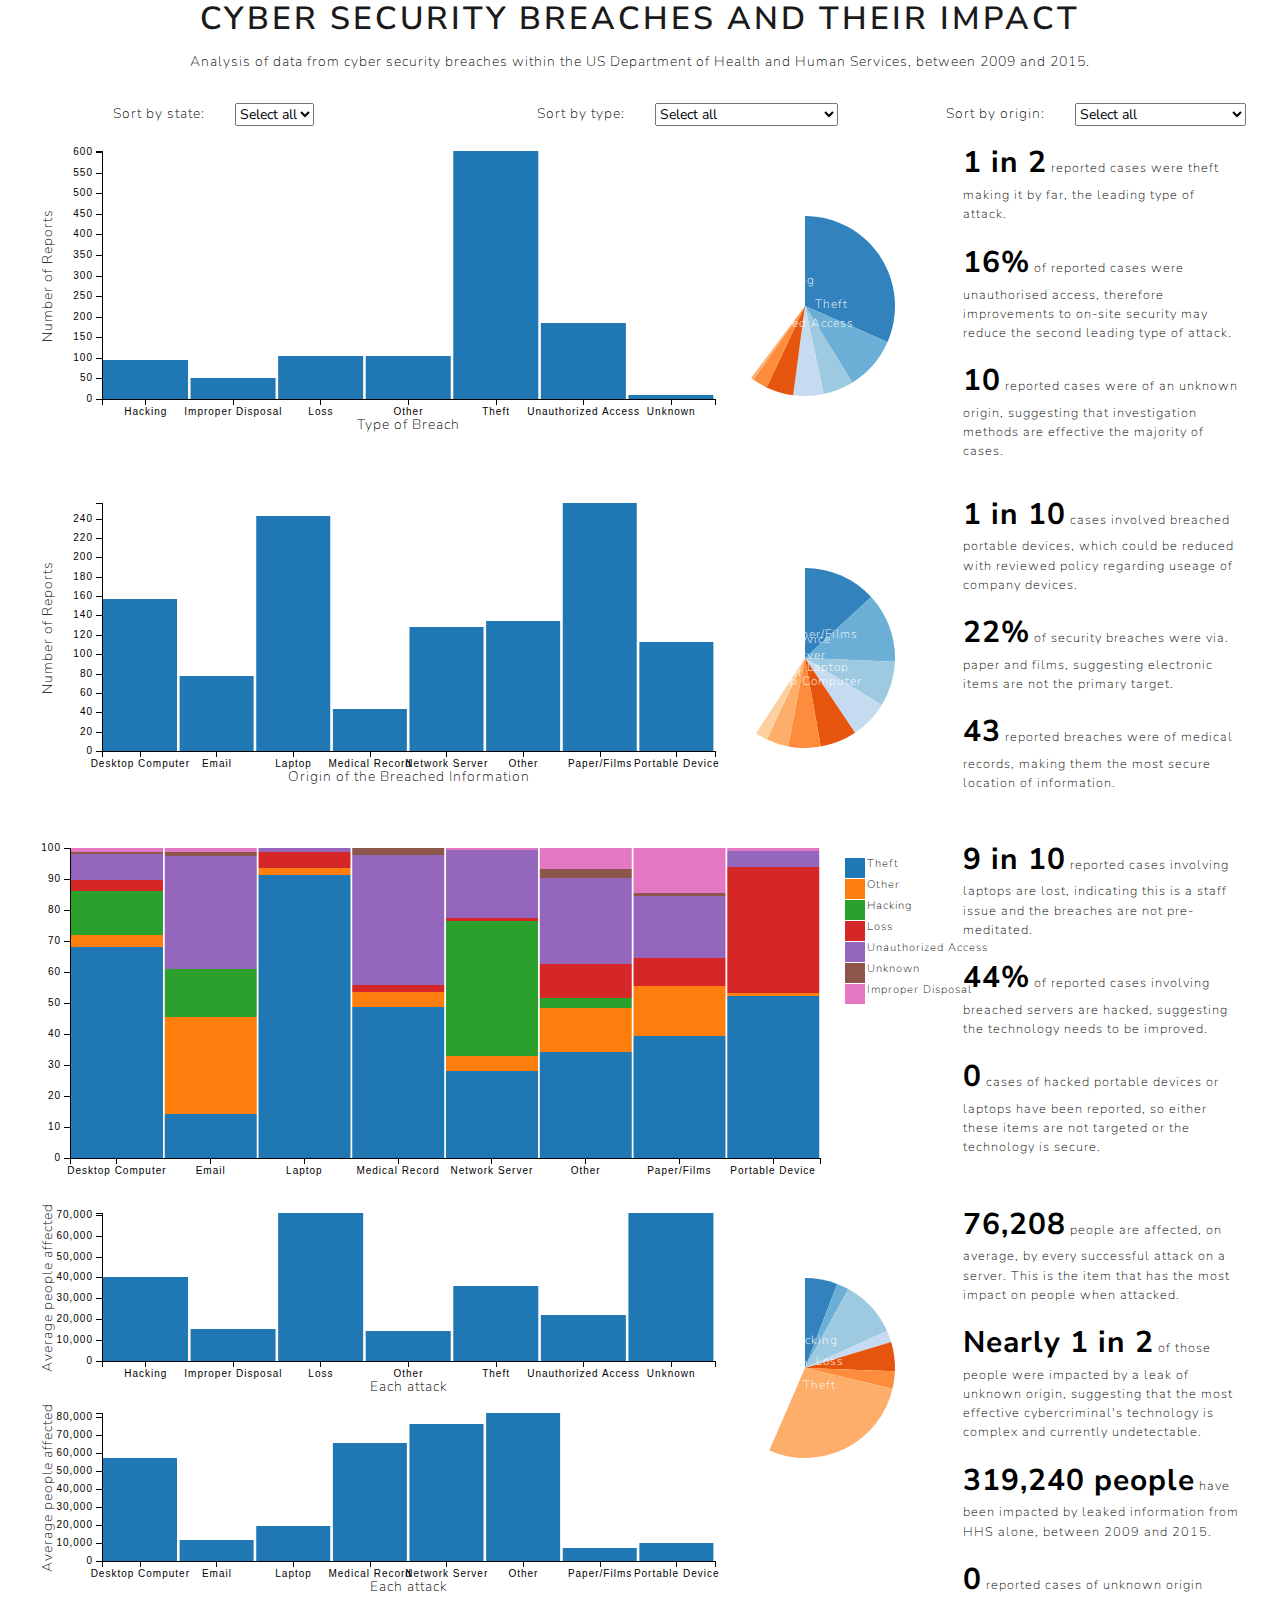
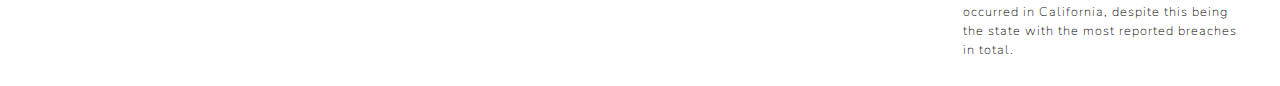
<file: index.html>
<!DOCTYPE html>
<html lang="en">
<head>
    <meta charset="UTF-8">
    <meta name="viewport" content="width=device-width, initial-scale=1.0">
    <meta http-equiv="X-UA-Compatible" content="ie=edge">
    <title>Cyber Security Breaches and their Impact</title>
    
    <!--Link to CSS - Bootstrap, DC, and custom styles-->
    <link rel="stylesheet" href="static/css/bootstrap.min.css" type="text/css" />
    <link rel="stylesheet" href="static/css/dc.min.css" type="text/css" />
    <link rel="stylesheet" href="static/css/custom.css" type="text/css" />
    
    <!--Link to JavaScript files-->
    <script type="text/javascript" src="static/js/d3.min.js"></script>
    <script type="text/javascript" src="static/js/crossfilter.min.js"></script>
    <script type="text/javascript" src="static/js/dc.min.js"></script>
    <script type="text/javascript" src="static/js/queue.min.js"></script>
    <script type="text/javascript" src="static/js/graph.js"></script>
</head>
<body>
    <nav>
    <!--Page title-->
    <h1 class="text-center">Cyber Security Breaches and their Impact</h1>
    </nav>
    
    <section class="section">
        <div class="containter-fluid">
            <div class="row">
                <!--Introducion blurb-->
                <div class="col-12">
                <p class="text-center">Analysis of data from cyber security breaches within the US Department of Health and Human Services, between 2009 and 2015.</p>
                </div>
            </div>
            
            <!--Allows data to be sorted by state-->
            <div class="row">
                <div class="col-s-12 col-md-6 col-lg-2 text-custom">
                    <span>Sort by state:</span>
                </div>
                <div class="col-s-12 col-md-6 col-lg-2">
                    <div id="state-selector"></div>
                </div>
                <div class="col-s-12 col-md-6 col-lg-2 text-custom">
                    <span>Sort by type:</span>
                </div>
                <div class="col-s-12 col-md-6 col-lg-2">
                    <div id="type-selector"></div>
                </div>
                <div class="col-s-12 col-md-6 col-lg-2 text-custom">
                    <span>Sort by origin:</span>
                </div>
                <div class="col-s-12 col-md-6 col-lg-2">
                    <div id="location-selector"></div>
                </div>
            </div>
        </div>
    </section>
        
    <section class="section">
        <div class="container-fluid">
            <!--Renders graphs from graph.js to their own divs-->
            <div class="row">
                <div class="col-md-12 col-lg-6">
                    <div id="attack-type-bar"></div>
                </div>
                <div class="col-md-5 col-lg-3">
                    <div id="attack-type-pie"></div>
                </div>
                <div class="col-md-7 col-lg-3 blurb">
                    <p>
                        <span class="large-text">1 in 2</span> reported cases were theft making it by far, the leading type of attack.
                    <p>
                        <span class="large-text">16%</span> of reported cases were unauthorised access, therefore improvements to on-site security may reduce the second leading type of attack.
                    </p>
                    <p>
                        <span class="large-text">10</span> reported cases were of an unknown origin, suggesting that investigation methods are effective the majority of cases.
                    </p>
                </div>
            </div>
            <div class="row">
                <div class="col-md-12 col-lg-6">
                    <div id="attack-item-bar"></div>
                </div>
                <div class="col-md-5 col-lg-3">
                    <div id="attack-item-pie"></div>
                </div>
                <div class="col-md-7 col-lg-3 blurb">
                    <p>
                        <span class="large-text">1 in 10</span> cases involved breached portable devices, which could be reduced with reviewed policy regarding useage of company devices.
                    </p>
                    <p>
                        <span class="large-text">22%</span> of security breaches were via. paper and films, suggesting electronic items are not the primary target.
                    </p>
                    <p>
                        <span class="large-text">43</span> reported breaches were of medical records, making them the most secure location of information.
                    </p>
                </div>
            </div>
            <div class="row">
                <div class="col-md-12 col-lg-9">
                    <div id="type-distribution"></div>
                </div>
                <div class="col-md-7 col-lg-3 blurb">
                    <p>
                        <span class="large-text">9 in 10</span> reported cases involving laptops are lost, indicating this is a staff issue and the breaches are not pre-meditated.
                    </p>
                    <p>
                        <span class="large-text">44%</span> of reported cases involving breached servers are hacked, suggesting the technology needs to be improved.
                    </p>
                    <p>
                        <span class="large-text">0</span> cases of hacked portable devices or laptops have been reported, so either these items are not targeted or the technology is secure.
                    </p>
                </div>
            </div>
            <div class="row">
                <div class="col-md-12 col-lg-6">
                    <div id="average-impact-type"></div>
                    <div id="average-impact-item"></div>
                </div>
                <div class="col-md-12 col-lg-3">
                    <div id="people-impacted"></div>
                </div>
                <div class="col-md-7 col-lg-3 blurb">
                    <p>
                        <span class="large-text">76,208</span> people are affected, on average, by every successful attack on a server. This is the item that has the most impact on people when attacked.
                    </p>
                    <p>
                        <span class="large-text">Nearly 1 in 2</span> of those people were impacted by a leak of unknown origin, suggesting that the most effective cybercriminal's technology is complex and currently undetectable.
                    </p>
                    <p>
                       <span class="large-text">319,240 people</span> have been impacted by leaked information from HHS alone, between 2009 and 2015. 
                    </p>
                    <p>
                        <span class="large-text">0</span> reported cases of unknown origin occurred in California, despite this being the state with the most reported breaches in total.
                    </p>
                </div>
            </div>
        </div>
    </section>
    
</body>
</html>
</file>
<file: static/css/custom.css>
body {
    color: #000000;
}


/*Text*/

.text-center {
    text-align: center;
}

.large-text {
    font-size: 1.87rem;
    font-weight: bold;
}

.blurb {
    font-size: 0.80rem;
}


/*Layout*/

.row {
    padding: 5px;
    margin: 5px;
}

/*Media queries*/


@media all and (min-width: 960px) {
    /* For laptops and desktops: */
    .text-custom {
        text-align: right;
    }
}

@media all and (max-width: 959px) and (min-width: 600px) {
    /* For talbets: */
    .text-custom {
        text-align: right;
    }
}

@media all and (max-width: 599px) and (min-width: 100px) {
    /* For mobile phones: */
    
    .text-custom {
        text-align: center;
    }
}
</file>
<file: static/css/dc.min.css>
.dc-chart .box text,.dc-chart g.axis text{-webkit-touch-callout:none;-khtml-user-select:none;pointer-events:none}.dc-chart path.dc-symbol,.dc-legend g.dc-legend-item.fadeout{fill-opacity:.5;stroke-opacity:.5}div.dc-chart{float:left}.dc-chart rect.bar{stroke:none;cursor:pointer}.dc-chart rect.bar:hover{fill-opacity:.5}.dc-chart rect.deselected{stroke:none;fill:#ccc}.dc-chart .pie-slice{fill:#fff;font-size:12px;cursor:pointer}.dc-chart .pie-slice.external{fill:#000}.dc-chart .pie-slice :hover,.dc-chart .pie-slice.highlight{fill-opacity:.8}.dc-chart .pie-path{fill:none;stroke-width:2px;stroke:#000;opacity:.4}.dc-chart .selected circle,.dc-chart .selected path{stroke-width:3;stroke:#ccc;fill-opacity:1}.dc-chart .deselected circle,.dc-chart .deselected path{stroke:none;fill-opacity:.5;fill:#ccc}.dc-chart .axis line,.dc-chart .axis path{fill:none;stroke:#000;shape-rendering:crispEdges}.dc-chart .axis text{font:10px sans-serif}.dc-chart .axis .grid-line,.dc-chart .axis .grid-line line,.dc-chart .grid-line,.dc-chart .grid-line line{fill:none;stroke:#ccc;opacity:.5;shape-rendering:crispEdges}.dc-chart .brush rect.background{z-index:-999}.dc-chart .brush rect.extent{fill:#4682b4;fill-opacity:.125}.dc-chart .brush .resize path{fill:#eee;stroke:#666}.dc-chart path.line{fill:none;stroke-width:1.5px}.dc-chart path.area{fill-opacity:.3;stroke:none}.dc-chart path.highlight{stroke-width:3;fill-opacity:1;stroke-opacity:1}.dc-chart g.state{cursor:pointer}.dc-chart g.state :hover{fill-opacity:.8}.dc-chart g.state path{stroke:#fff}.dc-chart g.deselected path{fill:grey}.dc-chart g.deselected text{display:none}.dc-chart g.row rect{fill-opacity:.8;cursor:pointer}.dc-chart g.row rect:hover{fill-opacity:.6}.dc-chart g.row text{fill:#fff;font-size:12px;cursor:pointer}.dc-chart g.dc-tooltip path{fill:none;stroke:grey;stroke-opacity:.8}.dc-chart g.county path{stroke:#fff;fill:none}.dc-chart g.debug rect{fill:#00f;fill-opacity:.2}.dc-chart g.axis text{-webkit-user-select:none;-moz-user-select:none;-ms-user-select:none;user-select:none}.dc-chart .node{font-size:.7em;cursor:pointer}.dc-chart .node :hover{fill-opacity:.8}.dc-chart .bubble{stroke:none;fill-opacity:.6}.dc-chart .highlight{fill-opacity:1;stroke-opacity:1}.dc-chart .fadeout{fill-opacity:.2;stroke-opacity:.2}.dc-chart .box text{font:10px sans-serif;-webkit-user-select:none;-moz-user-select:none;-ms-user-select:none;user-select:none}.dc-chart .box circle,.dc-chart .box line{fill:#fff}.dc-chart .box circle,.dc-chart .box line,.dc-chart .box rect{stroke:#000;stroke-width:1.5px}.dc-chart .box .center{stroke-dasharray:3,3}.dc-chart .box .outlier{fill:none;stroke:#ccc}.dc-chart .symbol,.dc-chart circle.dot{stroke:none}.dc-chart .box.deselected{opacity:.5}.dc-chart .box.deselected .box{fill:#ccc}.dc-chart .heatmap .box-group.deselected rect{stroke:none;fill-opacity:.5;fill:#ccc}.dc-chart .heatmap g.axis text{pointer-events:all;cursor:pointer}.dc-chart .empty-chart .pie-slice{cursor:default}.dc-chart .empty-chart .pie-slice path{fill:#fee;cursor:default}.dc-data-count{float:right;margin-top:15px;margin-right:15px}.dc-data-count .filter-count,.dc-data-count .total-count{color:#3182bd;font-weight:700}.dc-legend{font-size:11px}.dc-legend .dc-legend-item{cursor:pointer}.dc-hard .number-display{float:none}
</file>
